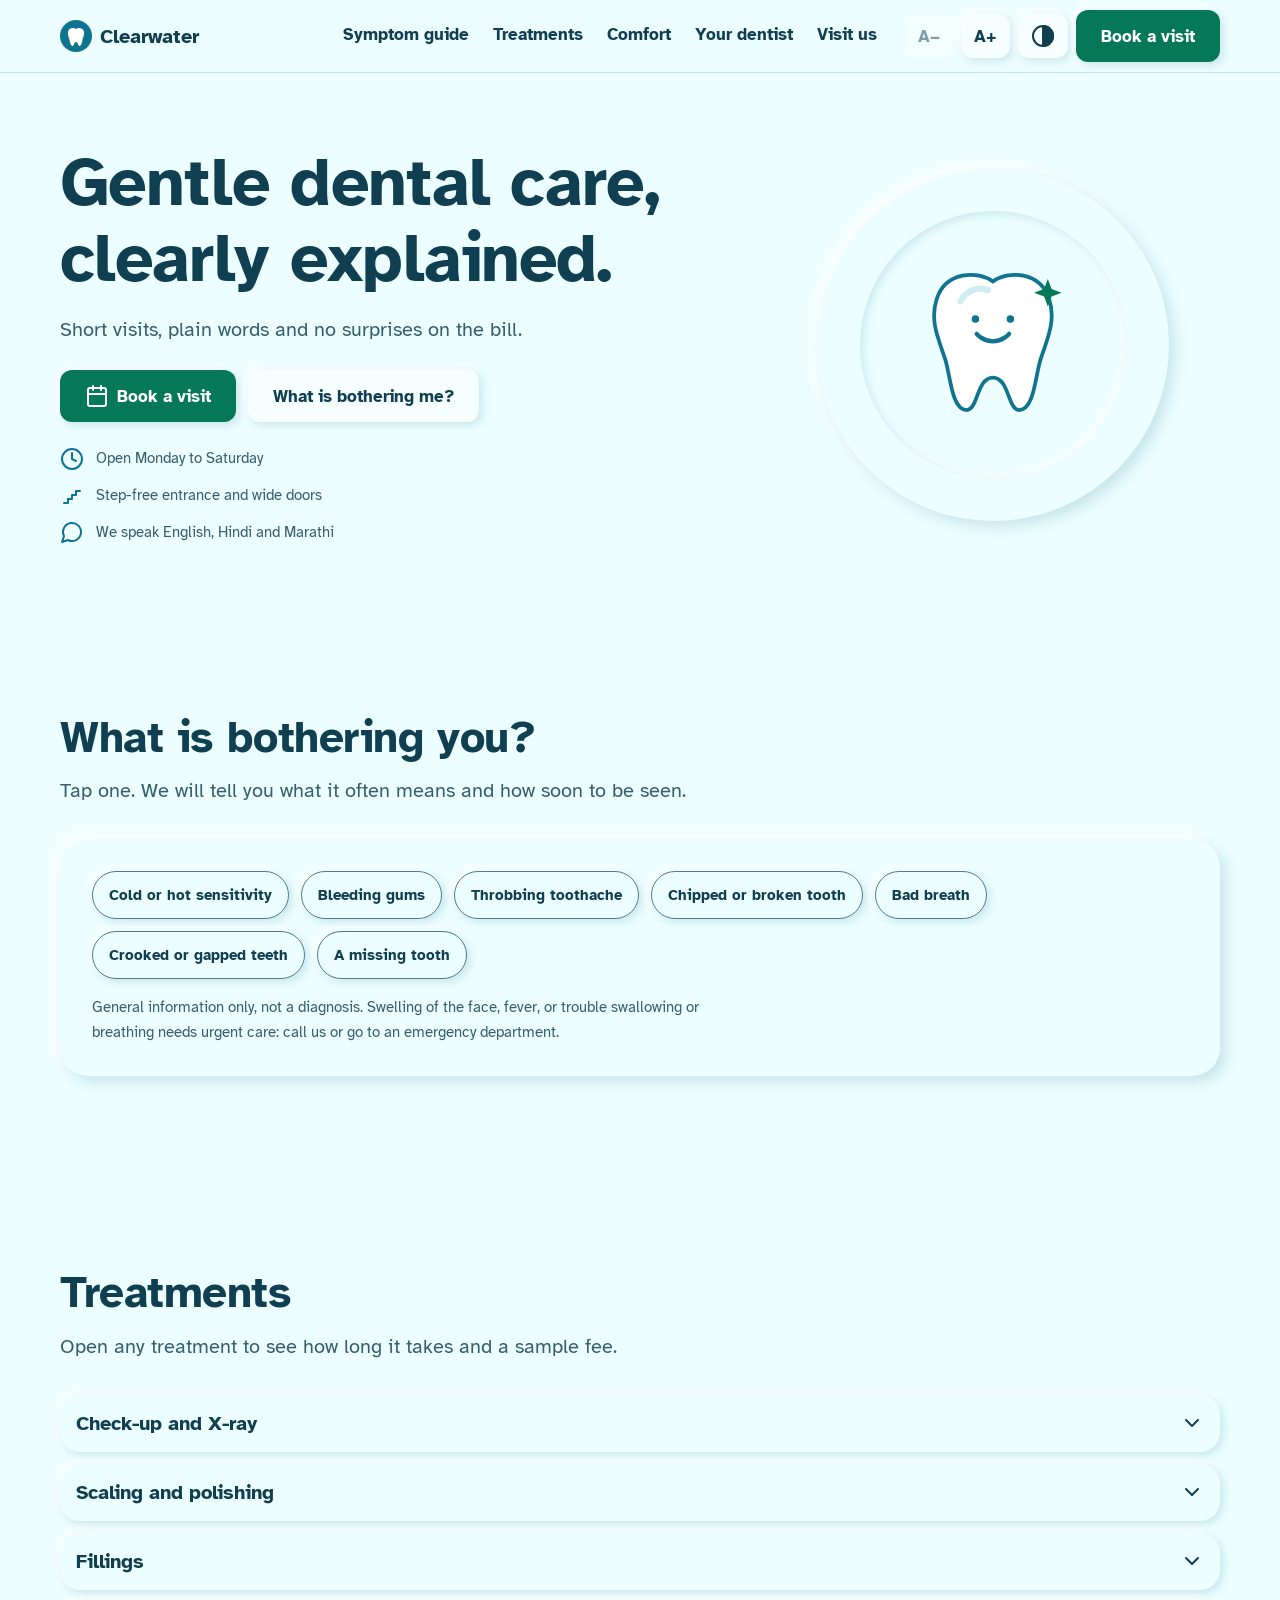
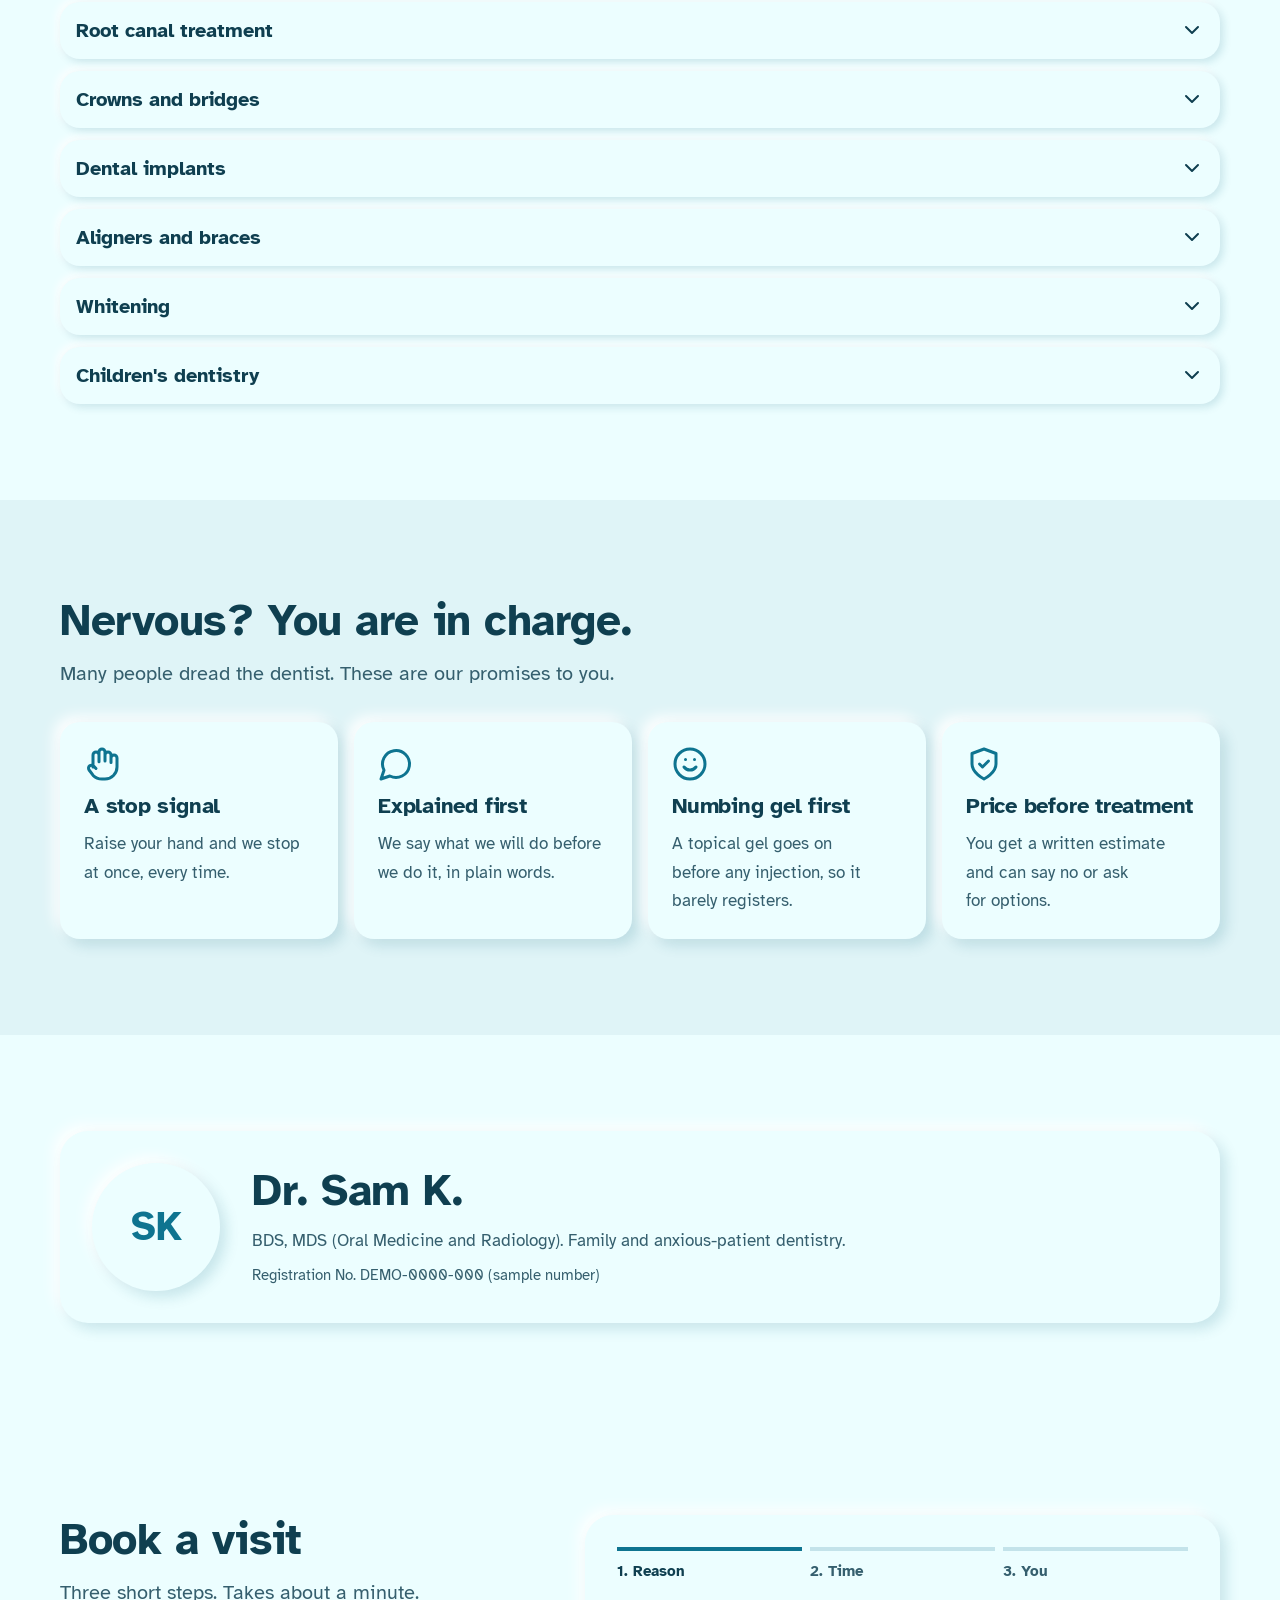
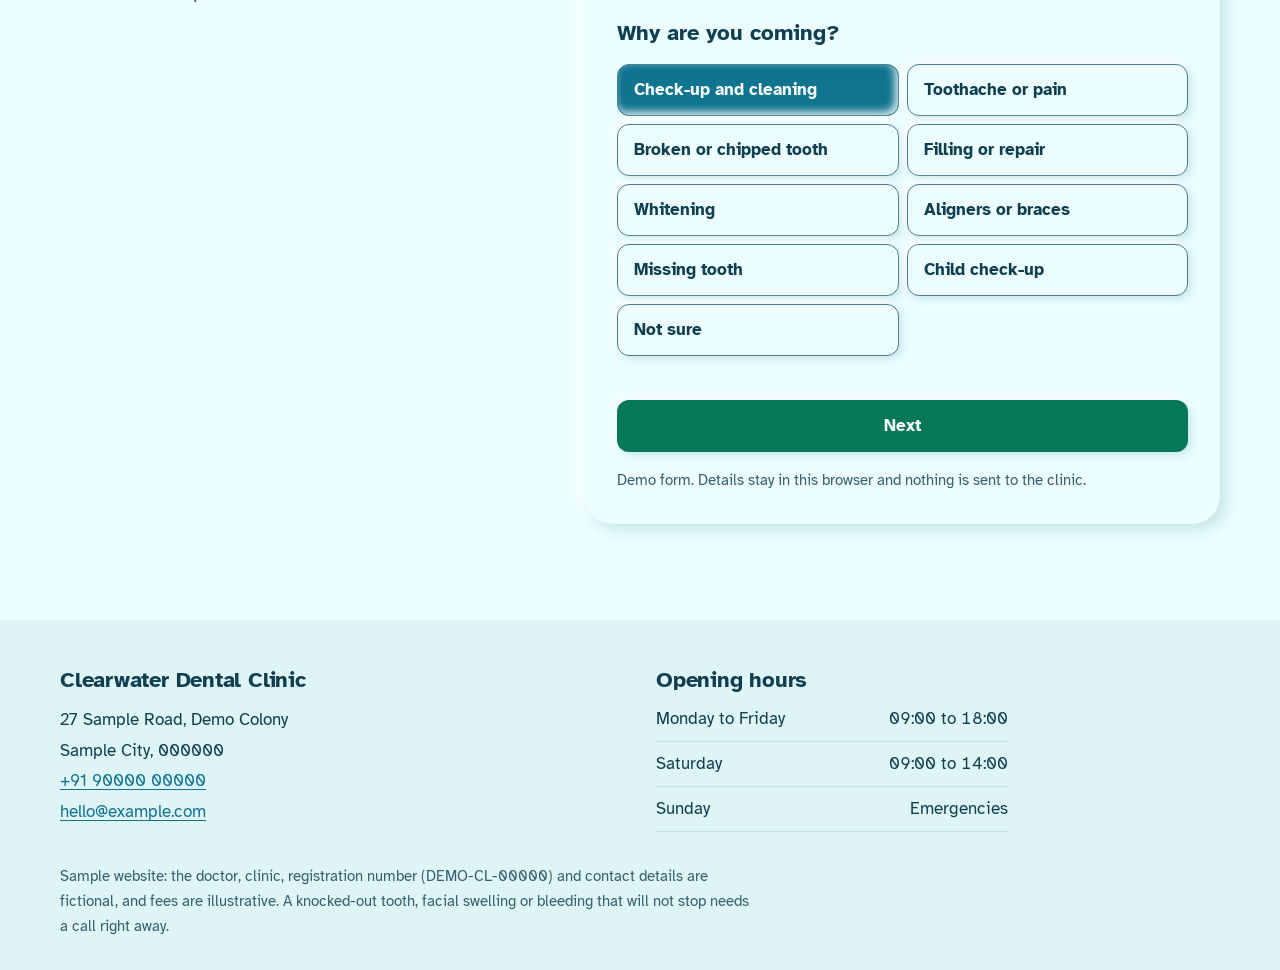
<file: index.html>
<!doctype html>
<html lang="en" data-size="0">
<head>
<meta charset="utf-8">
<meta name="viewport" content="width=device-width, initial-scale=1, viewport-fit=cover">
<title>Clearwater Dental Clinic | Gentle, clearly explained dental care</title>
<meta name="description" content="Clearwater Dental Clinic (sample website): gentle family dentistry with Dr. Sam K.. Adjustable text size, high-contrast mode, a symptom guide and online booking.">
<link rel="icon" href="data:image/svg+xml,%3Csvg xmlns='http://www.w3.org/2000/svg' viewBox='0 0 32 32'%3E%3Ccircle cx='16' cy='16' r='16' fill='%230e7490'/%3E%3Cpath d='M16 9c-2-1.5-6-1.5-7.500 1.500-1.500 3 0 6 1 9 .5 2.500 1 6.500 3 6.500 1.500 0 1.500-4 3.500-4s2 4 3.500 4c2 0 2.500-4 3-6.500 1-3 2.500-6 1-9C22 7.500 18 7.500 16 9z' fill='%23fff'/%3E%3C/svg%3E">
<link rel="preconnect" href="https://fonts.googleapis.com">
<link rel="preconnect" href="https://fonts.gstatic.com" crossorigin>
<link href="https://fonts.googleapis.com/css2?family=Atkinson+Hyperlegible:wght@400;700&display=swap" rel="stylesheet">
<link rel="stylesheet" href="style.css">
<script>document.documentElement.classList.add('js');try{var s=localStorage.getItem('cw-size'),c=localStorage.getItem('cw-contrast');if(s)document.documentElement.dataset.size=s;if(c==='high')document.documentElement.dataset.contrast='high'}catch(e){}</script>
</head>
<body>
<svg width="0" height="0" style="position:absolute" aria-hidden="true" focusable="false">
  <symbol id="i-phone" viewBox="0 0 24 24"><path d="M22 16.9v3a2 2 0 0 1-2.200 2 19.800 19.800 0 0 1-8.600-3.100 19.500 19.500 0 0 1-6-6A19.800 19.800 0 0 1 2.100 4.200 2 2 0 0 1 4.100 2h3a2 2 0 0 1 2 1.700c.1 1 .4 1.900.7 2.800a2 2 0 0 1-.5 2.100L8 10a16 16 0 0 0 6 6l1.400-1.300a2 2 0 0 1 2.100-.4c.9.300 1.800.6 2.800.7a2 2 0 0 1 1.700 2z"/></symbol>
  <symbol id="i-cal" viewBox="0 0 24 24"><rect x="3" y="4" width="18" height="18" rx="2"/><path d="M16 2v4M8 2v4M3 10h18"/></symbol>
  <symbol id="i-pin" viewBox="0 0 24 24"><path d="M20 10c0 6-8 12-8 12S4 16 4 10a8 8 0 0 1 16 0z"/><circle cx="12" cy="10" r="3"/></symbol>
  <symbol id="i-clock" viewBox="0 0 24 24"><circle cx="12" cy="12" r="10"/><path d="M12 6v6l4 2"/></symbol>
  <symbol id="i-shield" viewBox="0 0 24 24"><path d="M12 22s8-4 8-10V5l-8-3-8 3v7c0 6 8 10 8 10z"/><path d="m9 12 2 2 4-4"/></symbol>
  <symbol id="i-hand" viewBox="0 0 24 24"><path d="M18 11V6a2 2 0 0 0-4 0M14 10V4a2 2 0 0 0-4 0v2M10 10.500V6a2 2 0 0 0-4 0v8M18 8a2 2 0 1 1 4 0v6a8 8 0 0 1-8 8h-2c-2.800 0-4.500-.9-5.900-2.400L3.400 16a2 2 0 0 1 3.200-2.400L8 15"/></symbol>
  <symbol id="i-chat" viewBox="0 0 24 24"><path d="M7.900 20A9 9 0 1 0 4 16.100L2 22z"/></symbol>
  <symbol id="i-pause" viewBox="0 0 24 24"><rect x="6" y="4" width="4" height="16"/><rect x="14" y="4" width="4" height="16"/></symbol>
  <symbol id="i-smile" viewBox="0 0 24 24"><circle cx="12" cy="12" r="10"/><path d="M8 14s1.500 2 4 2 4-2 4-2M9 9h.01M15 9h.01"/></symbol>
  <symbol id="i-down" viewBox="0 0 24 24"><path d="m6 9 6 6 6-6"/></symbol>
  <symbol id="i-check" viewBox="0 0 24 24"><circle cx="12" cy="12" r="10"/><path d="m8 12 3 3 5-6"/></symbol>
  <symbol id="i-contrast" viewBox="0 0 24 24"><circle cx="12" cy="12" r="10"/><path d="M12 2a10 10 0 0 1 0 20z" fill="currentColor"/></symbol>
  <symbol id="i-step" viewBox="0 0 24 24"><path d="M4 20h4v-4h4v-4h4V8h4"/></symbol>
</svg>

<a class="skip" href="#main">Skip to content</a>

<header class="top">
  <div class="wrap">
    <a class="brand" href="#top" aria-label="Clearwater Dental Clinic, home">
      <svg viewBox="0 0 32 32" aria-hidden="true"><circle cx="16" cy="16" r="16" fill="#0e7490"/><path d="M16 9c-2-1.500-6-1.500-7.500 1.500-1.500 3 0 6 1 9 .5 2.500 1 6.500 3 6.500 1.500 0 1.500-4 3.500-4s2 4 3.500 4c2 0 2.500-4 3-6.500 1-3 2.500-6 1-9C22 7.500 18 7.500 16 9z" fill="#fff"/></svg>
      Clearwater
    </a>
    <nav class="nav-links" aria-label="Primary">
      <a href="#guide">Symptom guide</a><a href="#care">Treatments</a><a href="#comfort">Comfort</a><a href="#doctor">Your dentist</a><a href="#contact">Visit us</a>
    </nav>
    <div class="tools" role="group" aria-label="Display settings">
      <button class="btn tool" type="button" id="smaller" aria-label="Decrease text size">A&minus;</button>
      <button class="btn tool" type="button" id="larger" aria-label="Increase text size">A+</button>
      <button class="btn tool" type="button" id="contrast" aria-pressed="false" aria-label="High contrast"><svg class="ico" aria-hidden="true"><use href="#i-contrast"/></svg></button>
      <a class="btn btn--primary book-top" href="#book">Book a visit</a>
    </div>
  </div>
</header>

<main id="main">
<section class="hero" id="top">
  <div class="wrap hero-grid">
    <div>
      <h1>Gentle dental care, clearly explained.</h1>
      <p class="lead">Short visits, plain words and no surprises on the bill.</p>
      <div class="acts">
        <a class="btn btn--primary" href="#book"><svg class="ico" aria-hidden="true"><use href="#i-cal"/></svg>Book a visit</a>
        <a class="btn" href="#guide">What is bothering me?</a>
      </div>
      <ul class="facts">
        <li><svg class="ico" aria-hidden="true"><use href="#i-clock"/></svg>Open Monday to Saturday</li>
        <li><svg class="ico" aria-hidden="true"><use href="#i-step"/></svg>Step-free entrance and wide doors</li>
        <li><svg class="ico" aria-hidden="true"><use href="#i-chat"/></svg>We speak English, Hindi and Marathi</li>
      </ul>
    </div>
    <div class="orb" role="img" aria-label="Illustration of a smiling tooth">
      <div class="orb-in">
        <svg viewBox="0 0 120 130" aria-hidden="true">
          <path d="M60 14C48 5 22 6 15 28c-6 18 2 33 7 49 4 13 5 40 17 40 9 0 8-26 21-26s12 26 21 26c12 0 13-27 17-40 5-16 13-31 7-49C98 6 72 5 60 14z" fill="#ffffff" stroke="#0e7490" stroke-width="3"/>
          <path d="M34 30c4-9 14-12 22-9" fill="none" stroke="#cfeef4" stroke-width="5" stroke-linecap="round"/>
          <path d="M47 56s5 6 13 6 13-6 13-6" fill="none" stroke="#0e7490" stroke-width="3.500" stroke-linecap="round"/>
          <circle cx="46" cy="44" r="3" fill="#0e7490"/><circle cx="74" cy="44" r="3" fill="#0e7490"/>
          <path class="twinkle" d="M104 12l3 8 8 3-8 3-3 8-3-8-8-3 8-3z" fill="#047857"/>
        </svg>
      </div>
    </div>
  </div>
</section>

<section id="guide">
  <div class="wrap">
    <div class="sec-head reveal"><h2>What is bothering you?</h2><p>Tap one. We will tell you what it often means and how soon to be seen.</p></div>
    <div class="panel reveal">
      <div class="chips" id="chips" role="group" aria-label="Symptoms"></div>
      <div class="result" id="result" aria-live="polite" hidden></div>
      <p class="note" style="margin-top:var(--s4)">General information only, not a diagnosis. Swelling of the face, fever, or trouble swallowing or breathing needs urgent care: call us or go to an emergency department.</p>
    </div>
  </div>
</section>

<section id="care">
  <div class="wrap">
    <div class="sec-head reveal"><h2>Treatments</h2><p>Open any treatment to see how long it takes and a sample fee.</p></div>
    <div class="acc reveal" id="acc"></div>
  </div>
</section>

<section class="comfort" id="comfort">
  <div class="wrap">
    <div class="sec-head reveal"><h2>Nervous? You are in charge.</h2><p>Many people dread the dentist. These are our promises to you.</p></div>
    <ul class="tiles">
      <li class="tile reveal"><svg class="ico" aria-hidden="true"><use href="#i-hand"/></svg><h3>A stop signal</h3><p>Raise your hand and we stop at once, every time.</p></li>
      <li class="tile reveal"><svg class="ico" aria-hidden="true"><use href="#i-chat"/></svg><h3>Explained first</h3><p>We say what we will do before we do it, in plain words.</p></li>
      <li class="tile reveal"><svg class="ico" aria-hidden="true"><use href="#i-smile"/></svg><h3>Numbing gel first</h3><p>A topical gel goes on before any injection, so it barely registers.</p></li>
      <li class="tile reveal"><svg class="ico" aria-hidden="true"><use href="#i-shield"/></svg><h3>Price before treatment</h3><p>You get a written estimate and can say no or ask for options.</p></li>
    </ul>
  </div>
</section>

<section id="doctor">
  <div class="wrap">
    <div class="doc panel reveal">
      <div class="avatar" aria-hidden="true">SK</div>
      <div>
        <h2>Dr. Sam K.</h2>
        <p class="creds">BDS, MDS (Oral Medicine and Radiology). Family and anxious-patient dentistry.</p>
        <p class="reg">Registration No. DEMO-0000-000 (sample number)</p>
      </div>
    </div>
  </div>
</section>

<section id="book" class="book">
  <div class="wrap book-grid">
    <div class="sec-head reveal"><h2>Book a visit</h2><p>Three short steps. Takes about a minute.</p></div>
    <form class="panel reveal" id="form" novalidate data-endpoint="">
      <ol class="steps" id="steps" aria-label="Progress">
        <li aria-current="step">1. Reason</li><li>2. Time</li><li>3. You</li>
      </ol>
      <div class="errs" id="errs" tabindex="-1" role="alert" hidden></div>

      <fieldset data-step="1">
        <legend>Why are you coming?</legend>
        <div class="opts" id="reasons"></div>
        <p class="field-err" id="err-reason"></p>
      </fieldset>

      <fieldset data-step="2" hidden>
        <legend>Choose a day and time</legend>
        <div class="field">
          <label for="date">Date <span class="req" aria-hidden="true">*</span></label>
          <input type="date" id="date" name="date" aria-describedby="err-date">
          <p class="field-err" id="err-date"></p>
        </div>
        <div class="field" role="group" aria-labelledby="timeLbl">
          <span class="lbl" id="timeLbl">Time <span class="req" aria-hidden="true">*</span></span>
          <div class="opts opts--time" id="times"><p class="help">Choose a date first.</p></div>
          <p class="field-err" id="err-time"></p>
        </div>
      </fieldset>

      <fieldset data-step="3" hidden>
        <legend>Your details</legend>
        <div class="field">
          <label for="name">Full name <span class="req" aria-hidden="true">*</span></label>
          <input type="text" id="name" name="name" autocomplete="name" aria-describedby="err-name">
          <p class="field-err" id="err-name"></p>
        </div>
        <div class="field">
          <label for="phone">Mobile number <span class="req" aria-hidden="true">*</span></label>
          <input type="tel" id="phone" name="phone" autocomplete="tel" inputmode="tel" aria-describedby="help-phone err-phone">
          <p class="help" id="help-phone">10 digits. We only call to confirm.</p>
          <p class="field-err" id="err-phone"></p>
        </div>
        <div class="field">
          <label for="note">Anything we should know?</label>
          <textarea id="note" name="note" aria-describedby="help-note"></textarea>
          <p class="help" id="help-note">For example pain, allergies, medicines, or if you feel anxious.</p>
        </div>
        <dl class="review" id="review"></dl>
      </fieldset>

      <div class="nav-btns">
        <button class="btn btn--ghost" type="button" id="back" hidden>Back</button>
        <button class="btn btn--primary" type="submit" id="next">Next</button>
      </div>
      <p class="note" style="margin-top:var(--s4)">Demo form. Details stay in this browser and nothing is sent to the clinic.</p>
    </form>
  </div>
</section>
</main>

<footer class="foot" id="contact">
  <div class="wrap">
    <div class="foot-grid">
      <div>
        <h2>Clearwater Dental Clinic</h2>
        <address>
          27 Sample Road, Demo Colony<br>Sample City, 000000<br>
          <a href="tel:+919000000000">+91 90000 00000</a><br>
          <a href="mailto:hello@example.com">hello@example.com</a>
        </address>
      </div>
      <div>
        <h2>Opening hours</h2>
        <ul class="hours">
          <li><span>Monday to Friday</span><span>09:00 to 18:00</span></li>
          <li><span>Saturday</span><span>09:00 to 14:00</span></li>
          <li><span>Sunday</span><span>Emergencies</span></li>
        </ul>
      </div>
    </div>
    <p class="fine">Sample website: the doctor, clinic, registration number (DEMO-CL-00000) and contact details are fictional, and fees are illustrative. A knocked-out tooth, facial swelling or bleeding that will not stop needs a call right away.</p>
  </div>
</footer>

<nav class="bar" aria-label="Quick actions">
  <a href="tel:+919000000000"><svg class="ico" aria-hidden="true"><use href="#i-phone"/></svg>Call</a>
  <a class="main" href="#book"><svg class="ico" aria-hidden="true"><use href="#i-cal"/></svg>Book</a>
  <a href="#contact"><svg class="ico" aria-hidden="true"><use href="#i-pin"/></svg>Visit</a>
</nav>

<script src="app.js"></script>
</body>
</html>
</file>
<file: style.css>
/* Clearwater Dental (sample). Soft raised UI, calm cyan, Atkinson Hyperlegible. Mobile-first. */
:root {
  --bg: #ecfeff; --bg-2: #dff4f7; --card: #f6feff; --ink: #0f3f50; --ink-2: #355f6e; --line: #4a7f90; --line-soft: #c3e3ea;
  --primary: #0e7490; --primary-ink: #ffffff; --accent: #047857; --accent-ink: #ffffff; --accent-soft: #d1f5e6;
  --warn-bg: #fff3d6; --warn-ink: #6b3f00; --err: #b42318; --focus: #0b4f66;
  --shadow-out: 6px 6px 14px rgb(8 100 125 / 0.16), -6px -6px 14px rgb(255 255 255 / 0.95);
  --shadow-in: inset 3px 3px 8px rgb(8 100 125 / 0.14), inset -3px -3px 8px rgb(255 255 255 / 0.9);
  --shadow-sm: 3px 3px 8px rgb(8 100 125 / 0.16), -3px -3px 8px rgb(255 255 255 / 0.95);
  --r-sm: 12px; --r: 20px; --r-lg: 28px; --bw: 1.5px;
  --font: "Atkinson Hyperlegible", system-ui, -apple-system, "Segoe UI", sans-serif;
  --s1: 0.25rem; --s2: 0.5rem; --s3: 0.75rem; --s4: 1rem; --s5: 1.5rem; --s6: 2rem; --s7: 3rem; --s8: 4.5rem; --s9: 6rem;
  --t-sm: 0.9375rem; --t-md: 1.0625rem; --t-lg: 1.25rem; --t-h3: 1.375rem; --t-h2: clamp(1.9rem, 6vw, 2.75rem); --t-h1: clamp(2.4rem, 9vw, 4.25rem);
  --gutter: 1.25rem; --max: 1160px; --bar-h: 4.25rem; --nav-h: 4rem;
  --dur: 160ms; --ease: cubic-bezier(0.22, 1, 0.36, 1);
}
:root[data-contrast="high"] {
  --bg: #ffffff; --bg-2: #f2f2f2; --card: #ffffff; --ink: #000000; --ink-2: #1a1a1a; --line: #000000; --line-soft: #000000;
  --primary: #00364a; --accent: #005a3c; --accent-soft: #e6f5ee; --focus: #000000;
  --shadow-out: none; --shadow-in: none; --shadow-sm: none; --bw: 2px;
}

*, *::before, *::after { box-sizing: border-box; }
html { font-size: 100%; overflow-x: clip; scroll-behavior: smooth; scroll-padding-top: calc(var(--nav-h) + var(--s4)); -webkit-text-size-adjust: 100%; }
html[data-size="1"] { font-size: 112.5%; } html[data-size="2"] { font-size: 125%; }
body { overflow-x: clip; margin: 0; padding-bottom: var(--bar-h); background: var(--bg); color: var(--ink); font: 400 var(--t-md)/1.65 var(--font); -webkit-font-smoothing: antialiased; accent-color: var(--primary); }
h1, h2, h3, p, ul, ol, dl, dd, figure { margin: 0; padding: 0; }
ul, ol { list-style: none; }
svg { display: block; max-width: 100%; }
h1, h2, h3 { font-weight: 700; line-height: 1.12; letter-spacing: -0.01em; overflow-wrap: break-word; text-wrap: balance; }
h1 { font-size: var(--t-h1); } h2 { font-size: var(--t-h2); } h3 { font-size: var(--t-h3); }
p { max-width: 62ch; text-wrap: pretty; }
a { color: var(--primary); text-underline-offset: 0.2em; }
:focus-visible { outline: 3px solid var(--focus); outline-offset: 3px; border-radius: var(--r-sm); }
.wrap { width: min(var(--max), 100% - 2 * var(--gutter)); margin-inline: auto; }
.skip { position: absolute; left: -999px; top: var(--s2); z-index: 100; padding: var(--s3) var(--s4); background: var(--card); border: var(--bw) solid var(--line); border-radius: var(--r-sm); }
.skip:focus { left: var(--s2); }
.ico { width: 1.5rem; height: 1.5rem; flex: none; fill: none; stroke: currentColor; stroke-width: 2; stroke-linecap: round; stroke-linejoin: round; }
[hidden] { display: none !important; }
.sr { position: absolute; width: 1px; height: 1px; overflow: hidden; clip-path: inset(50%); white-space: nowrap; }

/* buttons */
.btn { display: inline-flex; align-items: center; justify-content: center; gap: var(--s2); min-height: 3.25rem; padding: 0 var(--s5); border: var(--bw) solid transparent; border-radius: var(--r-sm); background: var(--card); color: var(--ink); font: 700 var(--t-md) var(--font); text-decoration: none; cursor: pointer; box-shadow: var(--shadow-sm); touch-action: manipulation; transition: transform var(--dur) var(--ease), box-shadow var(--dur) var(--ease), background-color var(--dur) var(--ease); }
.btn:hover { background: var(--bg-2); }
.btn:active { transform: translateY(1px); box-shadow: var(--shadow-in); }
.btn:disabled, .btn[aria-disabled="true"] { opacity: 0.5; cursor: not-allowed; box-shadow: none; }
.btn--primary { background: var(--accent); color: var(--accent-ink); }
.btn--primary:hover { background: color-mix(in srgb, var(--accent) 88%, black); }
.btn--ghost { box-shadow: none; border-color: var(--line); background: transparent; }
:root[data-contrast="high"] .btn { border-color: var(--line); }
.tool { min-width: 2.75rem; min-height: 2.75rem; padding: 0 var(--s3); font-size: var(--t-md); }
.tool[aria-pressed="true"] { box-shadow: var(--shadow-in); background: var(--accent-soft); border-color: var(--line); }

/* top bar */
.top { position: sticky; top: 0; z-index: 50; background: color-mix(in srgb, var(--bg) 94%, transparent); backdrop-filter: blur(8px); border-bottom: 1px solid var(--line-soft); }
.top .wrap { display: flex; align-items: center; justify-content: space-between; gap: var(--s3); min-height: var(--nav-h); }
.brand { display: inline-flex; align-items: center; gap: var(--s2); font: 700 1.25rem var(--font); color: var(--ink); text-decoration: none; }
.brand svg { width: 2rem; height: 2rem; }
.tools { display: flex; align-items: center; gap: var(--s2); }
.nav-links { display: none; }
.top .book-top { display: none; }

/* hero */
.hero { padding-block: var(--s6) var(--s7); }
.hero-grid { display: grid; grid-template-columns: minmax(0, 1fr); gap: var(--s6); align-items: center; }
.hero h1 { max-width: 14ch; }
.hero .lead { margin-top: var(--s4); font-size: var(--t-lg); color: var(--ink-2); max-width: 36ch; }
.hero .acts { display: flex; flex-wrap: wrap; gap: var(--s3); margin-top: var(--s5); }
.facts { display: grid; gap: var(--s3); margin-top: var(--s5); }
.facts li { display: flex; align-items: center; gap: var(--s3); color: var(--ink-2); font-size: var(--t-sm); }
.facts .ico { color: var(--primary); }
.orb { width: min(100%, 22rem); aspect-ratio: 1; margin-inline: auto; border-radius: 50%; background: var(--bg); box-shadow: var(--shadow-out); display: grid; place-items: center; }
.orb-in { width: 76%; aspect-ratio: 1; border-radius: 50%; background: var(--bg); box-shadow: var(--shadow-in); display: grid; place-items: center; }
.orb svg { width: 56%; height: auto; }
.twinkle { transform-box: fill-box; transform-origin: center; animation: tw 3s ease-in-out infinite; }
@keyframes tw { 50% { transform: scale(0.55); opacity: 0.5; } }

/* sections */
section { padding-block: var(--s8); }
.sec-head { margin-bottom: var(--s6); }
.sec-head p { margin-top: var(--s3); color: var(--ink-2); font-size: var(--t-lg); }
.panel { background: var(--bg); border-radius: var(--r-lg); box-shadow: var(--shadow-out); padding: var(--s5); }
:root[data-contrast="high"] .panel, :root[data-contrast="high"] .tile, :root[data-contrast="high"] .orb { border: var(--bw) solid var(--line); }

/* symptom guide */
.chips { display: flex; flex-wrap: wrap; gap: var(--s3); }
.chip { min-height: 3rem; padding: 0 var(--s4); border: var(--bw) solid var(--line); border-radius: 999px; background: var(--bg); color: var(--ink); font: 700 var(--t-sm) var(--font); cursor: pointer; box-shadow: var(--shadow-sm); touch-action: manipulation; transition: box-shadow var(--dur) var(--ease), background-color var(--dur) var(--ease); }
.chip:hover { background: var(--bg-2); }
.chip[aria-pressed="true"] { background: var(--primary); color: var(--primary-ink); box-shadow: var(--shadow-in); }
.result { margin-top: var(--s5); padding: var(--s5); border-radius: var(--r); background: var(--card); box-shadow: var(--shadow-in); display: grid; gap: var(--s4); }
.result h3 { font-size: var(--t-h3); }
.tag { display: inline-flex; align-items: center; gap: var(--s2); width: fit-content; padding: var(--s1) var(--s3); border-radius: 999px; background: var(--accent-soft); color: var(--ink); font-weight: 700; font-size: var(--t-sm); border: 1px solid var(--line); }
.tag--urgent { background: var(--warn-bg); color: var(--warn-ink); border-color: var(--warn-ink); }
.result dl { display: grid; gap: var(--s3); }
.result dt { font-weight: 700; }
.result dd { margin: 0; color: var(--ink-2); max-width: 60ch; }
.note { font-size: var(--t-sm); color: var(--ink-2); }

/* treatments */
.acc { display: grid; gap: var(--s3); }
.acc details { background: var(--bg); border-radius: var(--r); box-shadow: var(--shadow-sm); }
.acc summary { display: flex; align-items: center; justify-content: space-between; gap: var(--s3); min-height: 3.5rem; padding: var(--s3) var(--s4); cursor: pointer; font-weight: 700; font-size: var(--t-lg); list-style: none; border-radius: var(--r); }
.acc summary::-webkit-details-marker { display: none; }
.acc summary .ico { transition: transform var(--dur) var(--ease); }
.acc details[open] summary .ico { transform: rotate(180deg); }
.acc .body { padding: 0 var(--s4) var(--s4); display: grid; gap: var(--s3); color: var(--ink-2); }
.acc .meta { display: flex; flex-wrap: wrap; gap: var(--s2) var(--s5); font-size: var(--t-sm); font-variant-numeric: tabular-nums; color: var(--ink); }

/* comfort */
.comfort { background: var(--bg-2); }
.tiles { display: grid; gap: var(--s4); }
.tile { padding: var(--s5); border-radius: var(--r); background: var(--bg); box-shadow: var(--shadow-out); display: grid; gap: var(--s3); align-content: start; }
.tile .ico { width: 2.25rem; height: 2.25rem; color: var(--primary); }
.tile p { color: var(--ink-2); }

/* doctor */
.doc { display: grid; gap: var(--s5); align-items: center; }
.avatar { width: 8rem; height: 8rem; border-radius: 50%; background: var(--bg); box-shadow: var(--shadow-out); display: grid; place-items: center; font: 700 2.5rem var(--font); color: var(--primary); }
.doc .creds { margin-top: var(--s3); color: var(--ink-2); }
.doc .reg { margin-top: var(--s2); font-size: var(--t-sm); color: var(--ink-2); }

/* booking */
.steps { display: grid; grid-template-columns: repeat(3, minmax(0, 1fr)); gap: var(--s2); margin-bottom: var(--s5); }
.steps li { padding: var(--s2) 0; border-top: 4px solid var(--line-soft); font-size: var(--t-sm); font-weight: 700; color: var(--ink-2); }
.steps li[aria-current="step"] { border-color: var(--primary); color: var(--ink); }
.steps li.done { border-color: var(--accent); color: var(--ink); }
fieldset { border: 0; margin: 0; padding: 0; min-width: 0; display: grid; gap: var(--s4); }
legend { padding: 0; margin-bottom: var(--s3); font-weight: 700; font-size: var(--t-h3); }
.field label, .field .lbl { display: block; margin-bottom: var(--s2); font-weight: 700; }
.req { color: var(--err); }
.help { margin-top: var(--s1); font-size: var(--t-sm); color: var(--ink-2); }
input[type="text"], input[type="tel"], input[type="date"], textarea { width: 100%; min-height: 3.25rem; padding: var(--s3) var(--s4); border: var(--bw) solid var(--line); border-radius: var(--r-sm); background: var(--card); color: var(--ink); font: 400 var(--t-md) var(--font); box-shadow: var(--shadow-in); }
textarea { min-height: 6rem; resize: vertical; }
input[aria-invalid="true"] { border-color: var(--err); border-width: 2px; }
.field-err { margin-top: var(--s1); color: var(--err); font-weight: 700; font-size: var(--t-sm); min-height: 0; }
:root[data-contrast="high"] .field-err, :root[data-contrast="high"] .req { color: #8a0000; }
.errs { margin-bottom: var(--s4); padding: var(--s4); border: 2px solid var(--err); border-radius: var(--r-sm); background: var(--card); }
.errs h3 { font-size: var(--t-lg); color: var(--err); }
.errs ul { margin-top: var(--s2); display: grid; gap: var(--s1); list-style: disc; padding-left: var(--s5); }
.opts { display: grid; gap: var(--s2); }
.opt { position: relative; }
.opt input { position: absolute; inset: 0; width: 100%; height: 100%; opacity: 0; margin: 0; cursor: pointer; }
.opt span { display: flex; align-items: center; min-height: 3.25rem; padding: var(--s2) var(--s4); border: var(--bw) solid var(--line); border-radius: var(--r-sm); background: var(--bg); box-shadow: var(--shadow-sm); font-weight: 700; transition: background-color var(--dur) var(--ease); }
.opt input:checked + span { background: var(--primary); color: var(--primary-ink); box-shadow: var(--shadow-in); }
.opt input:focus-visible + span { outline: 3px solid var(--focus); outline-offset: 3px; }
.opt input:disabled + span { opacity: 0.45; text-decoration: line-through; cursor: not-allowed; }
.opts--time { grid-template-columns: repeat(3, minmax(0, 1fr)); }
.opts--time span { justify-content: center; padding-inline: var(--s2); font-variant-numeric: tabular-nums; }
.nav-btns { display: flex; justify-content: space-between; gap: var(--s3); margin-top: var(--s5); }
.nav-btns .btn { flex: 1; }
.review { display: grid; gap: var(--s2); padding: var(--s4); border-radius: var(--r-sm); background: var(--card); box-shadow: var(--shadow-in); }
.review div { display: flex; justify-content: space-between; gap: var(--s4); }
.review dt { color: var(--ink-2); } .review dd { margin: 0; font-weight: 700; text-align: right; }
.done-box { text-align: center; display: grid; gap: var(--s3); justify-items: center; }
.done-box .ico { width: 3rem; height: 3rem; color: var(--accent); }

/* footer */
.foot { padding-block: var(--s7) var(--s6); background: var(--bg-2); }
.foot-grid { display: grid; gap: var(--s6); }
.foot h2 { font-size: var(--t-h3); }
.foot address { margin-top: var(--s3); font-style: normal; line-height: 1.8; }
.hours { margin-top: var(--s3); display: grid; gap: var(--s2); max-width: 22rem; }
.hours li { display: flex; justify-content: space-between; gap: var(--s4); padding-bottom: var(--s2); border-bottom: 1px solid var(--line-soft); font-variant-numeric: tabular-nums; }
.fine { margin-top: var(--s6); font-size: var(--t-sm); color: var(--ink-2); max-width: 70ch; }

/* mobile action bar */
.bar { position: fixed; inset: auto 0 0 0; z-index: 60; display: grid; grid-template-columns: repeat(3, minmax(0, 1fr)); gap: var(--s2); padding: var(--s2) var(--gutter) calc(var(--s2) + env(safe-area-inset-bottom)); background: var(--bg); border-top: 1px solid var(--line-soft); }
.bar a { display: flex; flex-direction: column; align-items: center; justify-content: center; gap: var(--s1); min-height: 3.5rem; border-radius: var(--r-sm); color: var(--ink); font-size: var(--t-sm); font-weight: 700; text-decoration: none; }
.bar a.main { background: var(--accent); color: var(--accent-ink); }
.bar a:active { background: var(--bg-2); }
.bar a.main:active { background: color-mix(in srgb, var(--accent) 85%, black); }

.reveal { transition: opacity 500ms var(--ease), transform 500ms var(--ease); }
.js .reveal:not(.in) { opacity: 0; transform: translateY(0.75rem); }

@media (min-width: 40rem) {
  :root { --gutter: 2rem; }
  .tiles { grid-template-columns: repeat(2, minmax(0, 1fr)); }
  .opts { grid-template-columns: repeat(2, minmax(0, 1fr)); }
  .opts--time { grid-template-columns: repeat(4, minmax(0, 1fr)); }
  .foot-grid { grid-template-columns: repeat(2, minmax(0, 1fr)); }
  .doc { grid-template-columns: auto minmax(0, 1fr); gap: var(--s6); }
  .panel { padding: var(--s6); }
}
@media (min-width: 64rem) {
  :root { --gutter: 3rem; --nav-h: 4.5rem; }
  body { padding-bottom: 0; }
  .bar { display: none; }
  .nav-links { display: flex; gap: var(--s5); margin-left: auto; margin-right: var(--s4); }
  .nav-links a { color: var(--ink); font-weight: 700; text-decoration: none; padding: var(--s2) 0; border-bottom: 2px solid transparent; }
  .nav-links a:hover { border-color: var(--primary); }
  .top .book-top { display: inline-flex; }
  .hero { padding-block: var(--s8); }
  .hero-grid { grid-template-columns: minmax(0, 7fr) minmax(0, 5fr); gap: var(--s8); }
  .tiles { grid-template-columns: repeat(4, minmax(0, 1fr)); }
  .book-grid { display: grid; grid-template-columns: minmax(0, 5fr) minmax(0, 7fr); gap: var(--s8); align-items: start; }
  section { padding-block: var(--s9); }
}
@media (prefers-reduced-motion: reduce) {
  * { animation: none !important; transition: none !important; }
  html { scroll-behavior: auto; }
  .js .reveal:not(.in) { opacity: 1; transform: none; }
}
</file>
